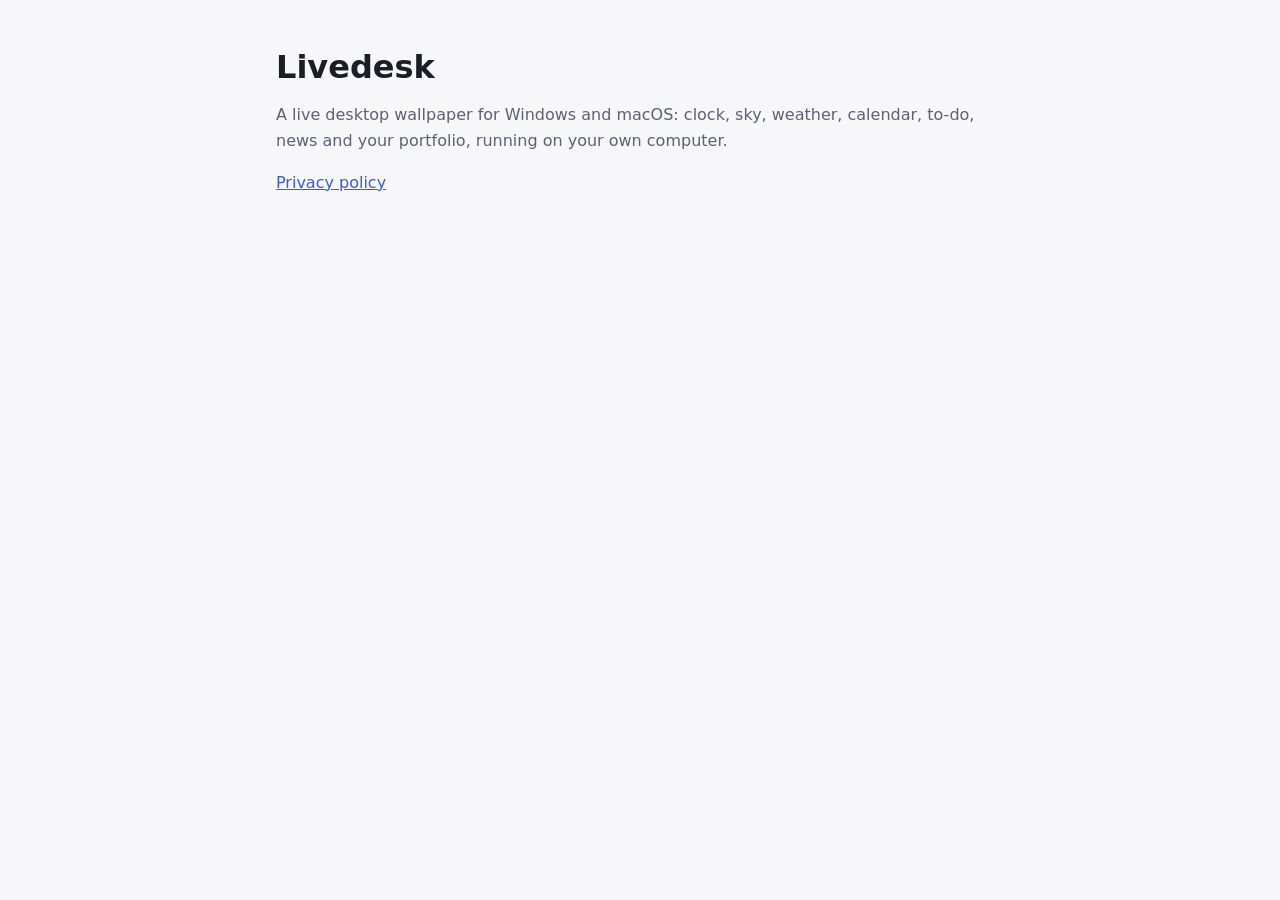
<file: index.html>
<!doctype html>
<html lang="en">
<head>
  <meta charset="utf-8">
  <meta name="viewport" content="width=device-width, initial-scale=1">
  <title>Livedesk</title>
  <link rel="stylesheet" href="/style.css">
</head>
<body>
  <main>
    <h1>Livedesk</h1>
    <p class="muted">A live desktop wallpaper for Windows and macOS: clock, sky, weather, calendar, to-do, news and your
      portfolio, running on your own computer.</p>
    <p><a href="/privacy/">Privacy policy</a></p>
  </main>
</body>
</html>
</file>
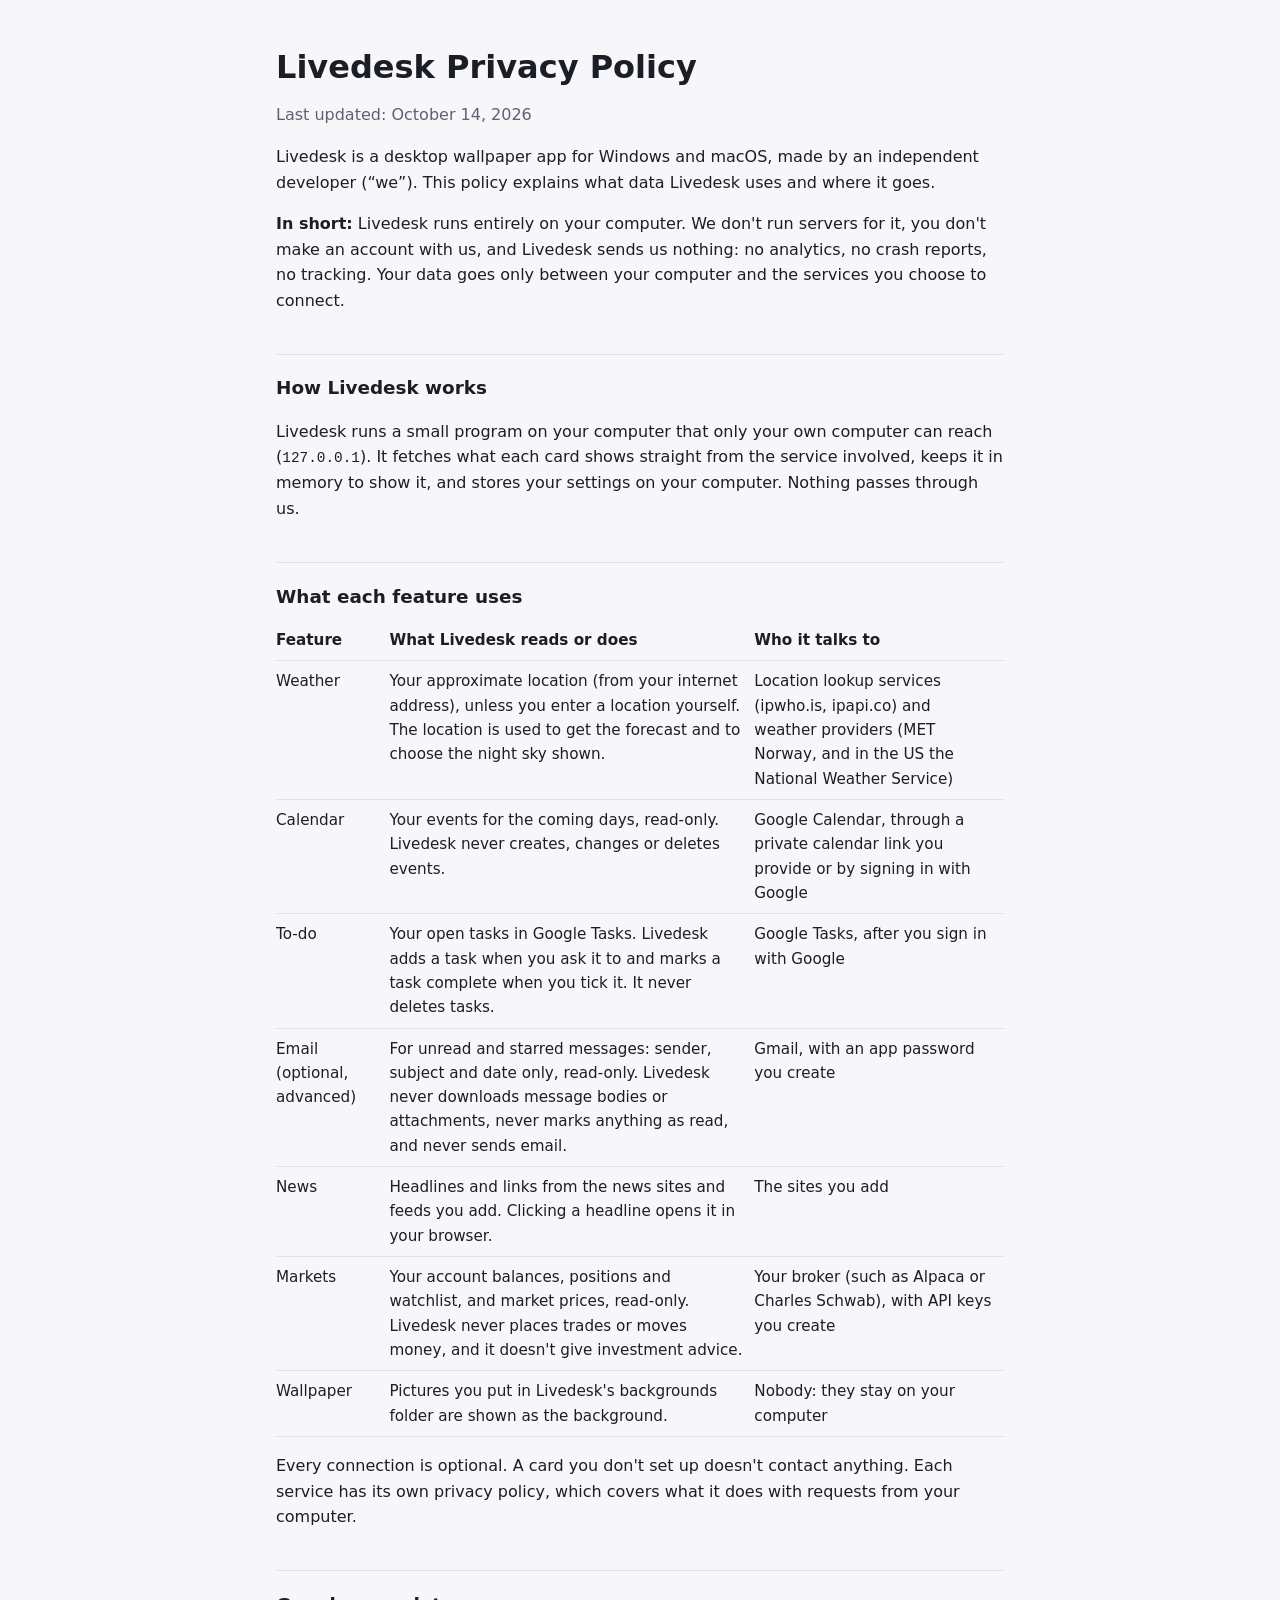
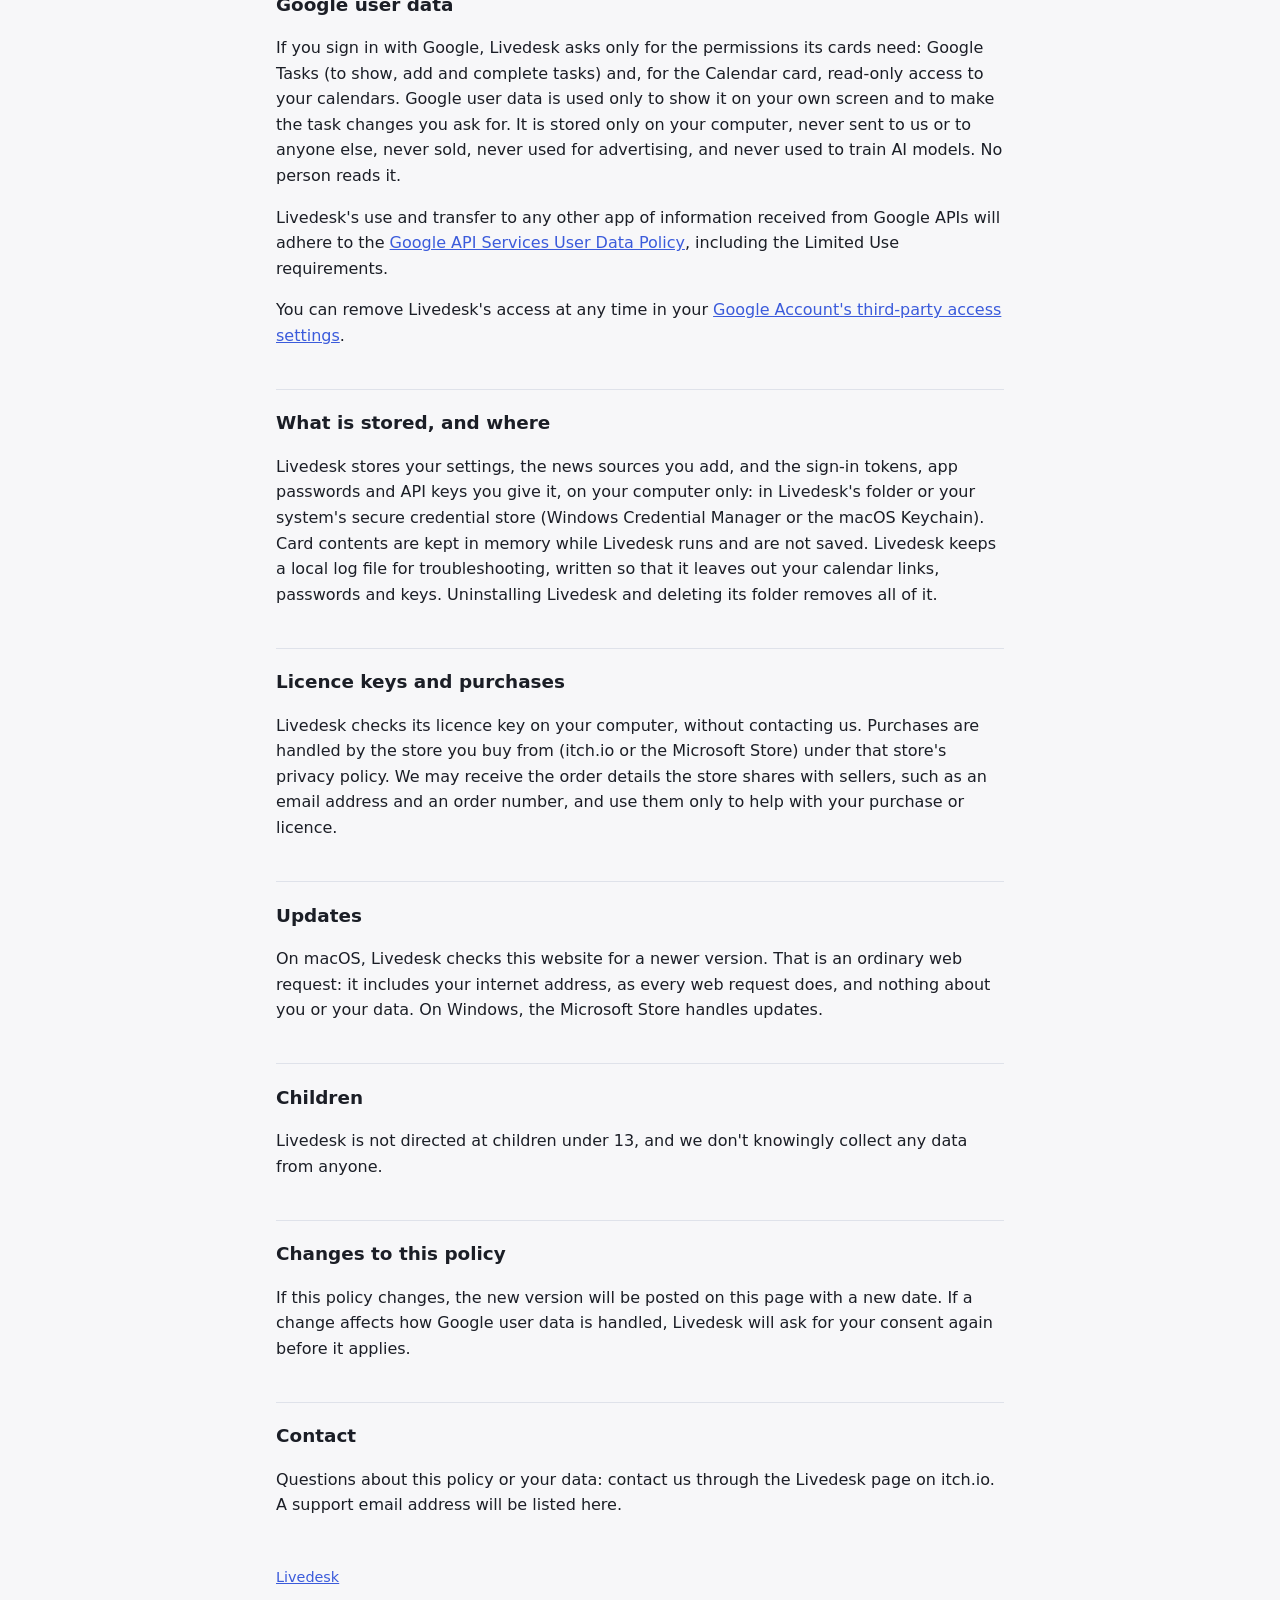
<file: privacy/index.html>
<!doctype html>
<html lang="en">
<head>
  <meta charset="utf-8">
  <meta name="viewport" content="width=device-width, initial-scale=1">
  <title>Livedesk Privacy Policy</title>
  <meta name="description" content="How Livedesk handles your data: it runs on your computer and sends nothing to its developer.">
  <link rel="stylesheet" href="/style.css">
</head>
<body>
  <main>
    <h1>Livedesk Privacy Policy</h1>
    <p class="updated">Last updated: October 14, 2026</p>

    <p>Livedesk is a desktop wallpaper app for Windows and macOS, made by an independent developer
      (“we”). This policy explains what data Livedesk uses and where it goes.</p>

    <p><strong>In short:</strong> Livedesk runs entirely on your computer. We don't run servers for it,
      you don't make an account with us, and Livedesk sends us nothing: no analytics, no crash reports,
      no tracking. Your data goes only between your computer and the services you choose to connect.</p>

    <h2>How Livedesk works</h2>
    <p>Livedesk runs a small program on your computer that only your own computer can reach
      (<code>127.0.0.1</code>). It fetches what each card shows straight from the service involved, keeps
      it in memory to show it, and stores your settings on your computer. Nothing passes through us.</p>

    <h2>What each feature uses</h2>
    <div class="wrap">
    <table>
      <tr><th>Feature</th><th>What Livedesk reads or does</th><th>Who it talks to</th></tr>
      <tr><td>Weather</td>
        <td>Your approximate location (from your internet address), unless you enter a location yourself.
          The location is used to get the forecast and to choose the night sky shown.</td>
        <td>Location lookup services (ipwho.is, ipapi.co) and weather providers (MET Norway, and in the US the
          National Weather Service)</td></tr>
      <tr><td>Calendar</td>
        <td>Your events for the coming days, read-only. Livedesk never creates, changes or deletes events.</td>
        <td>Google Calendar, through a private calendar link you provide or by signing in with Google</td></tr>
      <tr><td>To-do</td>
        <td>Your open tasks in Google Tasks. Livedesk adds a task when you ask it to and marks a task complete
          when you tick it. It never deletes tasks.</td>
        <td>Google Tasks, after you sign in with Google</td></tr>
      <tr><td>Email (optional, advanced)</td>
        <td>For unread and starred messages: sender, subject and date only, read-only. Livedesk never
          downloads message bodies or attachments, never marks anything as read, and never sends email.</td>
        <td>Gmail, with an app password you create</td></tr>
      <tr><td>News</td>
        <td>Headlines and links from the news sites and feeds you add. Clicking a headline opens it in your
          browser.</td>
        <td>The sites you add</td></tr>
      <tr><td>Markets</td>
        <td>Your account balances, positions and watchlist, and market prices, read-only. Livedesk never
          places trades or moves money, and it doesn't give investment advice.</td>
        <td>Your broker (such as Alpaca or Charles Schwab), with API keys you create</td></tr>
      <tr><td>Wallpaper</td>
        <td>Pictures you put in Livedesk's backgrounds folder are shown as the background.</td>
        <td>Nobody: they stay on your computer</td></tr>
    </table>
    </div>
    <p>Every connection is optional. A card you don't set up doesn't contact anything. Each service has its own
      privacy policy, which covers what it does with requests from your computer.</p>

    <h2>Google user data</h2>
    <p>If you sign in with Google, Livedesk asks only for the permissions its cards need: Google Tasks
      (to show, add and complete tasks) and, for the Calendar card, read-only access to your calendars.
      Google user data is used only to show it on your own screen and to make the task changes you ask for.
      It is stored only on your computer, never sent to us or to anyone else, never sold, never used for
      advertising, and never used to train AI models. No person reads it.</p>
    <p>Livedesk's use and transfer to any other app of information received from Google APIs will adhere to the
      <a href="https://developers.google.com/terms/api-services-user-data-policy">Google API Services User Data
      Policy</a>, including the Limited Use requirements.</p>
    <p>You can remove Livedesk's access at any time in your
      <a href="https://myaccount.google.com/permissions">Google Account's third-party access settings</a>.</p>

    <h2>What is stored, and where</h2>
    <p>Livedesk stores your settings, the news sources you add, and the sign-in tokens, app passwords and API
      keys you give it, on your computer only: in Livedesk's folder or your system's secure credential store
      (Windows Credential Manager or the macOS Keychain). Card contents are kept in memory while Livedesk runs
      and are not saved. Livedesk keeps a local log file for troubleshooting, written so that it leaves out
      your calendar links, passwords and keys. Uninstalling Livedesk and deleting its folder removes all of it.</p>

    <h2>Licence keys and purchases</h2>
    <p>Livedesk checks its licence key on your computer, without contacting us. Purchases are handled by the
      store you buy from (itch.io or the Microsoft Store) under that store's privacy policy. We may receive the
      order details the store shares with sellers, such as an email address and an order number, and use them
      only to help with your purchase or licence.</p>

    <h2>Updates</h2>
    <p>On macOS, Livedesk checks this website for a newer version. That is an ordinary web request: it
      includes your internet address, as every web request does, and nothing about you or your data. On
      Windows, the Microsoft Store handles updates.</p>

    <h2>Children</h2>
    <p>Livedesk is not directed at children under 13, and we don't knowingly collect any data from anyone.</p>

    <h2>Changes to this policy</h2>
    <p>If this policy changes, the new version will be posted on this page with a new date. If a change affects
      how Google user data is handled, Livedesk will ask for your consent again before it applies.</p>

    <h2>Contact</h2>
    <p>Questions about this policy or your data: contact us through the Livedesk page on itch.io. A support
      email address will be listed here.</p>

    <footer><a href="/">Livedesk</a></footer>
  </main>
</body>
</html>
</file>
<file: style.css>
:root {
  --bg: #f7f7f9; --text: #1b1e26; --muted: #5b6273; --line: #dfe2ea; --accent: #3b5bdb;
  color-scheme: light dark;
}
@media (prefers-color-scheme: dark) {
  :root { --bg: #0b0e16; --text: #e6e8ef; --muted: #9aa3b4; --line: #222838; --accent: #8fb6ff; }
}
* { box-sizing: border-box; }
body {
  margin: 0; background: var(--bg); color: var(--text);
  font: 16px/1.6 system-ui, -apple-system, "Segoe UI", Roboto, sans-serif;
}
main { max-width: 760px; margin: 0 auto; padding: 48px 16px 64px; }
h1 { font-size: 2rem; line-height: 1.2; margin: 0 0 4px; }
h2 { font-size: 1.15rem; margin: 2.2em 0 0.5em; padding-top: 1em; border-top: 1px solid var(--line); }
.updated, .muted { color: var(--muted); }
a { color: var(--accent); }
table { width: 100%; border-collapse: collapse; font-size: 0.95rem; }
th, td { text-align: left; vertical-align: top; padding: 8px 10px 8px 0; border-bottom: 1px solid var(--line); }
th { font-weight: 600; }
.wrap { overflow-x: auto; }
code { font-size: 0.9em; }
footer { margin-top: 48px; color: var(--muted); font-size: 0.9rem; }
</file>
